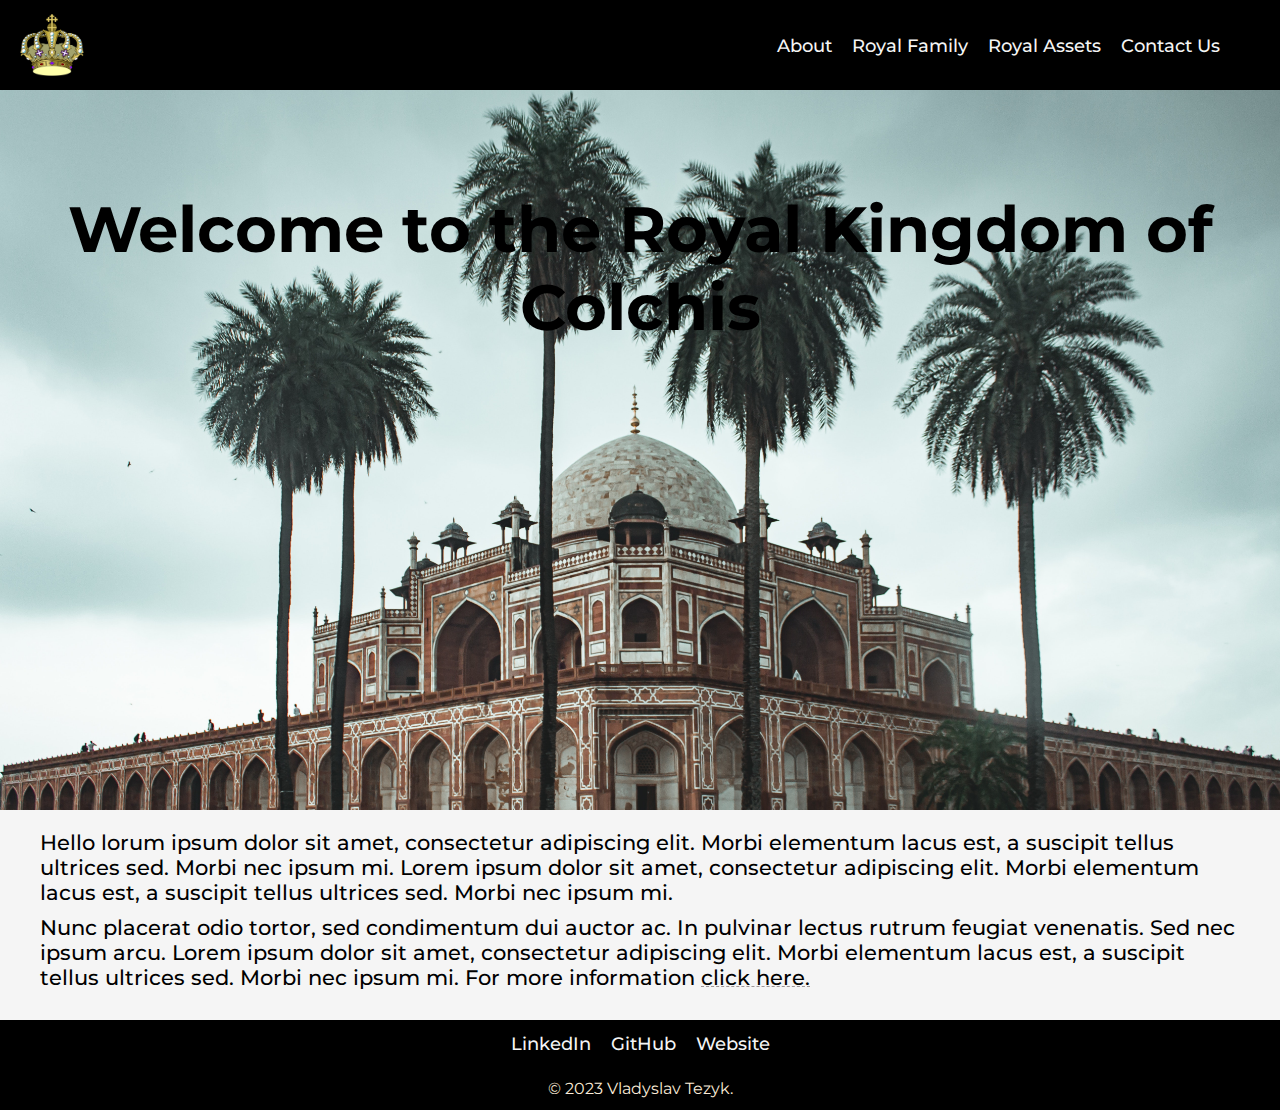
<file: index.html>
<!DOCTYPE html>
<html lang="en">
  <head>
    <meta charset="utf-8"/>
    <meta name="viewport" content="width=device-width"/>
    <title>Web Development Tech Challenge</title>
    <link href="style.css" rel="stylesheet" type="text/css"/>
    <link
      rel="icon"
      type="image/png"
      sizes="16x16"
      href="/assets/favicon-16x16.png"
    />
    <link rel="preconnect" href="https://fonts.googleapis.com"/>
    <link rel="preconnect" href="https://fonts.gstatic.com" crossorigin />
    <link
      href="https://fonts.googleapis.com/css2?family=Montserrat:wght@300;700&display=swap"
      rel="stylesheet"
    />
    <link
      href="https://fonts.googleapis.com/css2?family=Montserrat:ital,wght@0,300;0,700;1,300&display=swap"
      rel="stylesheet"
    />
  </head>
  <body>
 
    <!-- Navigation Section-->

    <nav> 
      <div class="nav-icon">
        <a href="#" class="nav-icon">
        <img
        src="assets/crown-logo.png"
        alt="Royal crown"
        /> </a>
      </div> 
      <ul>
        <li><a class="active" href="index.html"> About </a></li>  
        <li><a class="" href="family.html"> Royal Family </a></li>  
        <li><a class="" href="assets.html"> Royal Assets </a></li>  
        <li><a class="" href="contact.html"> Contact Us </a></li>  
      </ul>      
    </nav>

   <!--Welcome section : welcome message and some photos of palace Version 1.0-->

    <section id="welcome">  
      <div class="bcg-welcome">
        <h1 id="welcome-header">Welcome to the Royal Kingdom of Colchis</h1>  
      </div>
      <div class="about">
        <p class="info">
        Hello lorum ipsum dolor sit amet, consectetur adipiscing elit. Morbi elementum
        lacus est, a suscipit tellus ultrices sed. Morbi nec ipsum mi.
        Lorem ipsum dolor sit amet, consectetur adipiscing elit. Morbi elementum
        lacus est, a suscipit tellus ultrices sed. Morbi nec ipsum mi.
        </p>
        <p class="info">
        Nunc placerat odio tortor, sed condimentum dui auctor ac. In pulvinar lectus rutrum
        feugiat venenatis. Sed nec ipsum arcu. Lorem ipsum dolor sit amet, consectetur adipiscing elit. Morbi elementum
        lacus est, a suscipit tellus ultrices sed. Morbi nec ipsum mi. For more information <a class="more-info" target="_blank" href="https://fr.wikipedia.org/wiki/Colchide"> click here.</a> 
        </p>
      </div>
    </section>

    <!--Footer section-->
    
    <footer class="footer">
      <ul class="footer-link">
        <li>
          <a href="https://www.linkedin.com/in/vladtezyk/">LinkedIn</a>
        </li>
        <li>
          <a href="https://github.com/">GitHub</a>
        </li>
        <li>
          <a href="https://www.wildcodeschool.com/fr-fr/">Website</a>
        </li>
      </ul>
      <p>© 2023 Vladyslav Tezyk.</p>
    </footer>

    <!-- Javascript file -->
    
    <script src="script.js"></script>
  </body>
</html>
</file>
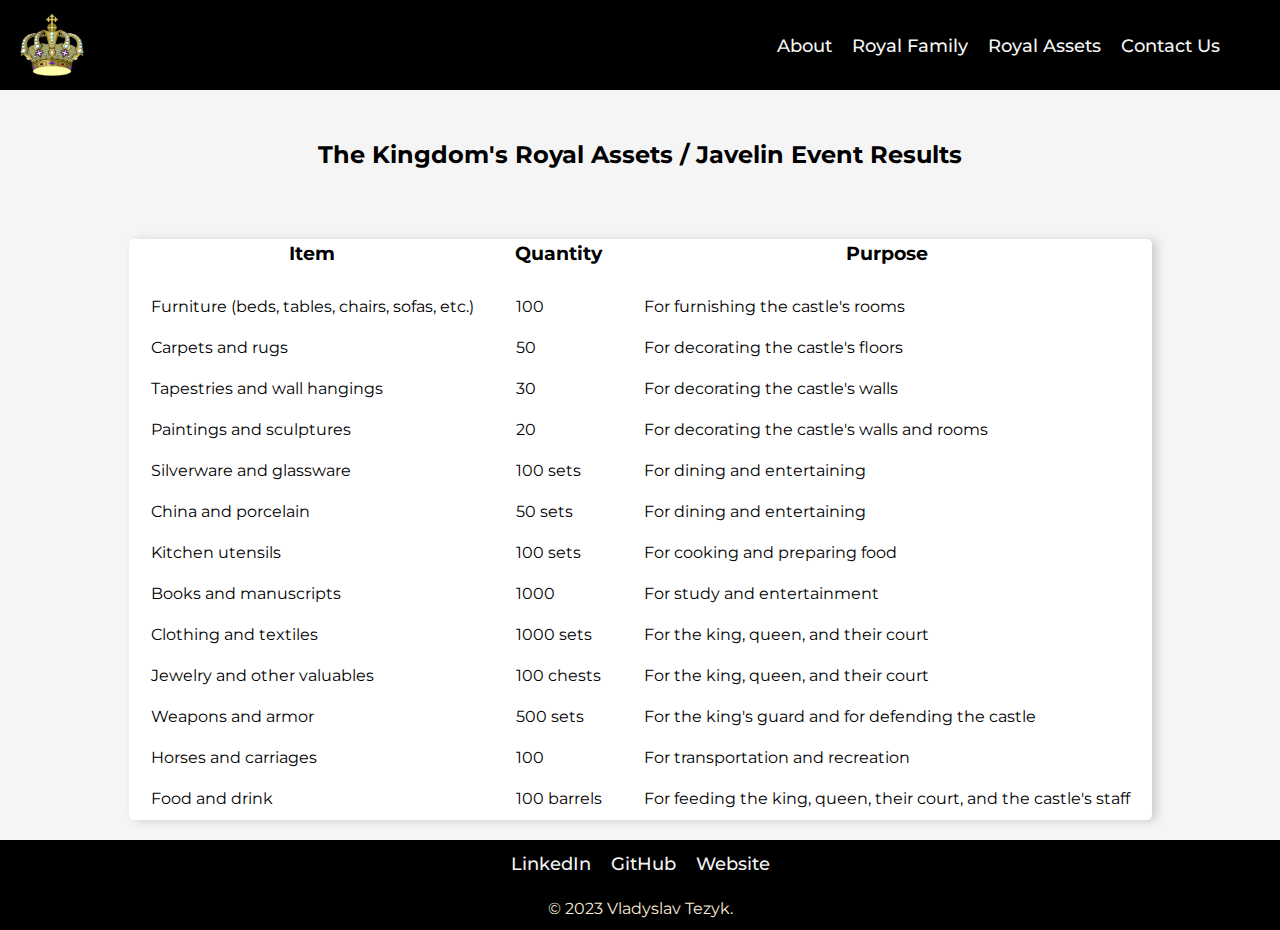
<file: assets.html>
<!DOCTYPE html>
<html lang="en">
  <head>
    <meta charset="utf-8"/>
    <meta name="viewport" content="width=device-width"/>
    <title>Web Development Tech Challenge</title>
    <link href="style.css" rel="stylesheet" type="text/css"/>
    <link
      rel="icon"
      type="image/png"
      sizes="16x16"
      href="/assets/favicon-16x16.png"
    />
    <link rel="preconnect" href="https://fonts.googleapis.com"/>
    <link rel="preconnect" href="https://fonts.gstatic.com" crossorigin />
    <link
      href="https://fonts.googleapis.com/css2?family=Montserrat:wght@300;700&display=swap"
      rel="stylesheet"
    />
    <link
      href="https://fonts.googleapis.com/css2?family=Montserrat:ital,wght@0,300;0,700;1,300&display=swap"
      rel="stylesheet"
    />
  </head>
  <body>
        
    <!-- Navigation Section-->
  
    <nav> 
      <div class="nav-icon">
        <a href="./index.html" class="nav-icon">
        <img
        src="assets/crown-logo.png"
        alt="Royal crown"
        /> </a>
      </div> 
      <ul>
        <li><a class="active" href="index.html"> About </a></li>  
        <li><a class="" href="family.html"> Royal Family </a></li>  
        <li><a class="" href="assets.html"> Royal Assets </a></li>  
        <li><a class="" href="contact.html"> Contact Us </a></li>  
      </ul>      
    </nav>
    
    <!-- Add this to a seperate page, e.g. assets.html
			Kingdom's Royal Assets or Sporting Results table -->
    <section class="assets">
      <h2>The Kingdom's Royal Assets / Javelin Event Results</h2>
      <table id="inventory">
        <thead>
          <tr>
            <th>Item</th>
            <th>Quantity</th>
            <th>Purpose</th>
          </tr>
        </thead>
        <tbody>
          <tr>
            <td>Furniture (beds, tables, chairs, sofas, etc.)</td>
            <td>100</td>
            <td>For furnishing the castle's rooms</td>
          </tr>
          <tr>
            <td>Carpets and rugs</td>
            <td>50</td>
            <td>For decorating the castle's floors</td>
          </tr>
          <tr>
            <td>Tapestries and wall hangings</td>
            <td>30</td>
            <td>For decorating the castle's walls</td>
          </tr>
          <tr>
            <td>Paintings and sculptures</td>
            <td>20</td>
            <td>For decorating the castle's walls and rooms</td>
          </tr>
          <tr>
            <td>Silverware and glassware</td>
            <td>100 sets</td>
            <td>For dining and entertaining</td>
          </tr>
          <tr>
            <td>China and porcelain</td>
            <td>50 sets</td>
            <td>For dining and entertaining</td>
          </tr>
          <tr>
            <td>Kitchen utensils</td>
            <td>100 sets</td>
            <td>For cooking and preparing food</td>
          </tr>
          <tr>
            <td>Books and manuscripts</td>
            <td>1000</td>
            <td>For study and entertainment</td>
          </tr>
          <tr>
            <td>Clothing and textiles</td>
            <td>1000 sets</td>
            <td>For the king, queen, and their court</td>
          </tr>
          <tr>
            <td>Jewelry and other valuables</td>
            <td>100 chests</td>
            <td>For the king, queen, and their court</td>
          </tr>
          <tr>
            <td>Weapons and armor</td>
            <td>500 sets</td>
            <td>For the king's guard and for defending the castle</td>
          </tr>
          <tr>
            <td>Horses and carriages</td>
            <td>100</td>
            <td>For transportation and recreation</td>
          </tr>
          <tr>
            <td>Food and drink</td>
            <td>100 barrels</td>
            <td>For feeding the king, queen, their court, and the castle's staff</td>
          </tr>
        </tbody>
      </table>
    </section>
    <footer class="footer">
      <ul class="footer-link">
        <li>
          <a href="https://www.linkedin.com/in/vladtezyk/">LinkedIn</a>
        </li>
        <li>
          <a href="https://github.com/">GitHub</a>
        </li>
        <li>
          <a href="https://www.wildcodeschool.com/fr-fr/">Website</a>
        </li>
      </ul>
      <p>© 2023 Vladyslav Tezyk.</p>
    </footer>

    <!-- Connect the Javascript file -->
    <script src="script.js"></script>
  </body>
</html>
</file>
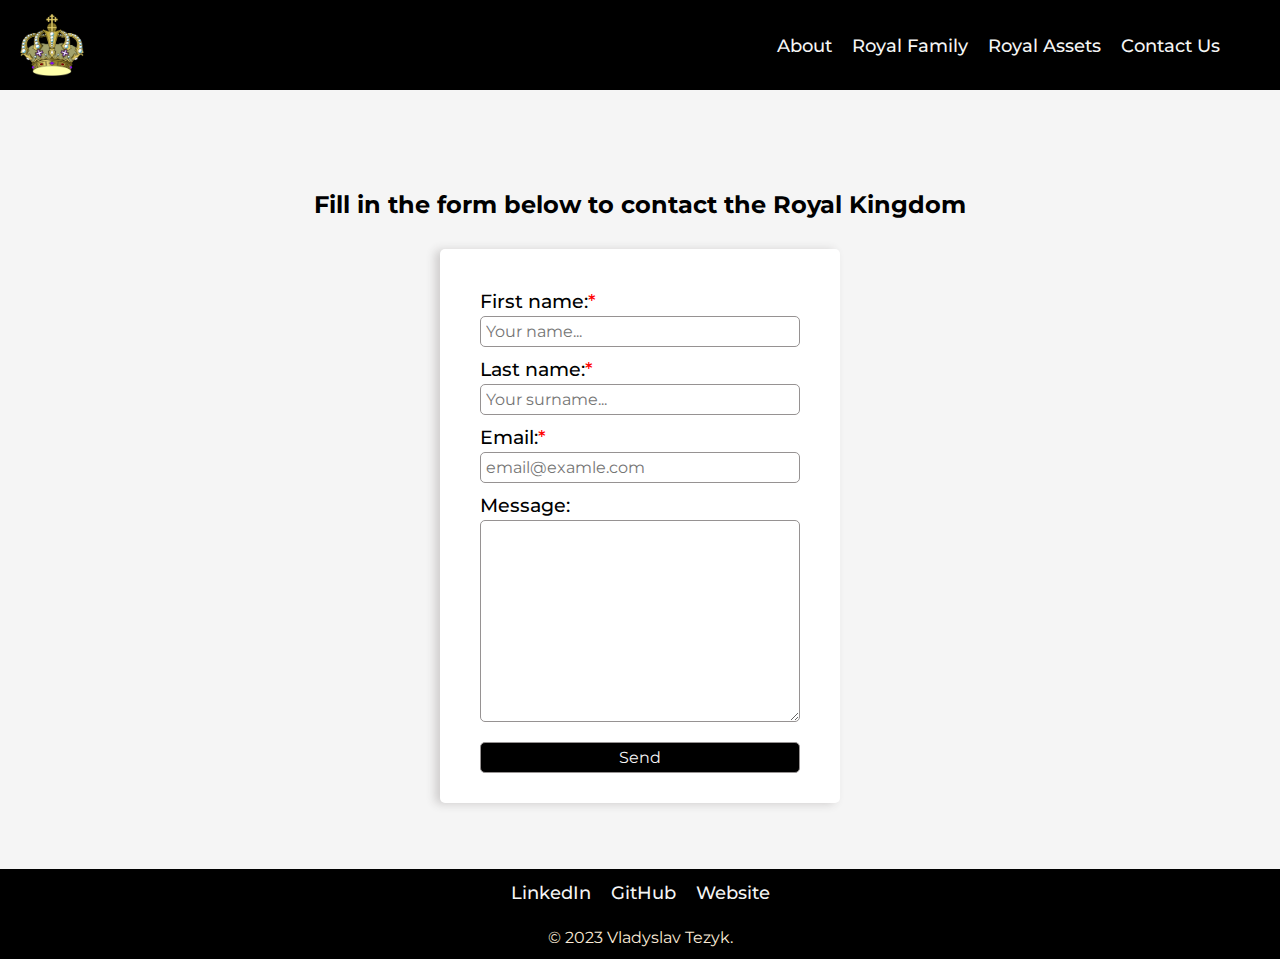
<file: contact.html>
<!DOCTYPE html>
<html lang="en">
  <head>
    <meta charset="utf-8"/>
    <meta name="viewport" content="width=device-width"/>
    <title>Web Development Tech Challenge</title>
    <link href="style.css" rel="stylesheet" type="text/css"/>
    <link
      rel="icon"
      type="image/png"
      sizes="16x16"
      href="/assets/favicon-16x16.png"
    />
    <link rel="preconnect" href="https://fonts.googleapis.com"/>
    <link rel="preconnect" href="https://fonts.gstatic.com" crossorigin />
    <link
      href="https://fonts.googleapis.com/css2?family=Montserrat:wght@300;700&display=swap"
      rel="stylesheet"
    />
    <link
      href="https://fonts.googleapis.com/css2?family=Montserrat:ital,wght@0,300;0,700;1,300&display=swap"
      rel="stylesheet"
    />
  </head>
  <body>
    <!-- Navigation Section-->

    <nav>
      <div class="nav-icon">
        <a href="./index.html" class="nav-icon">
          <img src="assets/crown-logo.png" alt="Royal crown" />
        </a>
      </div>
      <ul>
        <li><a class="active" href="index.html"> About </a></li>
        <li><a class="" href="family.html"> Royal Family </a></li>
        <li><a class="" href="assets.html"> Royal Assets </a></li>
        <li><a class="" href="contact.html"> Contact Us </a></li>
      </ul>
    </nav>

    <!-- Contact the Royal Kingdom -->
    <p class="form-header">
      Fill in the form below to contact the Royal Kingdom
    </p>
    <div class="contact-layout">
      <form id="contact-form">
        <label for="fname"> First name:<span class="required-label">*</span></label><br />
        <input type="text" id="fname" name="name" placeholder="Your name..." /><br />

        <label for="lname"> Last name:<span class="required-label">*</span> </label><br />
        <input type="text" id="lname" name="name" placeholder="Your surname..." /><br />

        <label for="email"> Email:<span class="required-label">*</span> </label><br />
        <input type="text" id="email" name="email" placeholder="email@examle.com" /><br />

        <label for="message"> Message: </label><br />
        <textarea
          name="message"
          id="message"
          placeholder="Your message..."
          cols="30"
          rows="10"
        >
        </textarea><br />
        <input type="submit" id="submit" value="Send" />
      </form>

      <!--footer section-->

      <footer class="footer">
        <ul class="footer-link">
          <li>
            <a href="https://www.linkedin.com/in/vladtezyk/">LinkedIn</a>
          </li>
          <li>
            <a href="https://github.com/">GitHub</a>
          </li>
          <li>
            <a href="https://www.wildcodeschool.com/fr-fr/">Website</a>
          </li>
        </ul>
        <p>© 2023 Vladyslav Tezyk.</p>
      </footer>
    </div>
    <!-- Connect the Javascript file -->
    <script src="script.js"></script>
  </body>
</html>
</file>
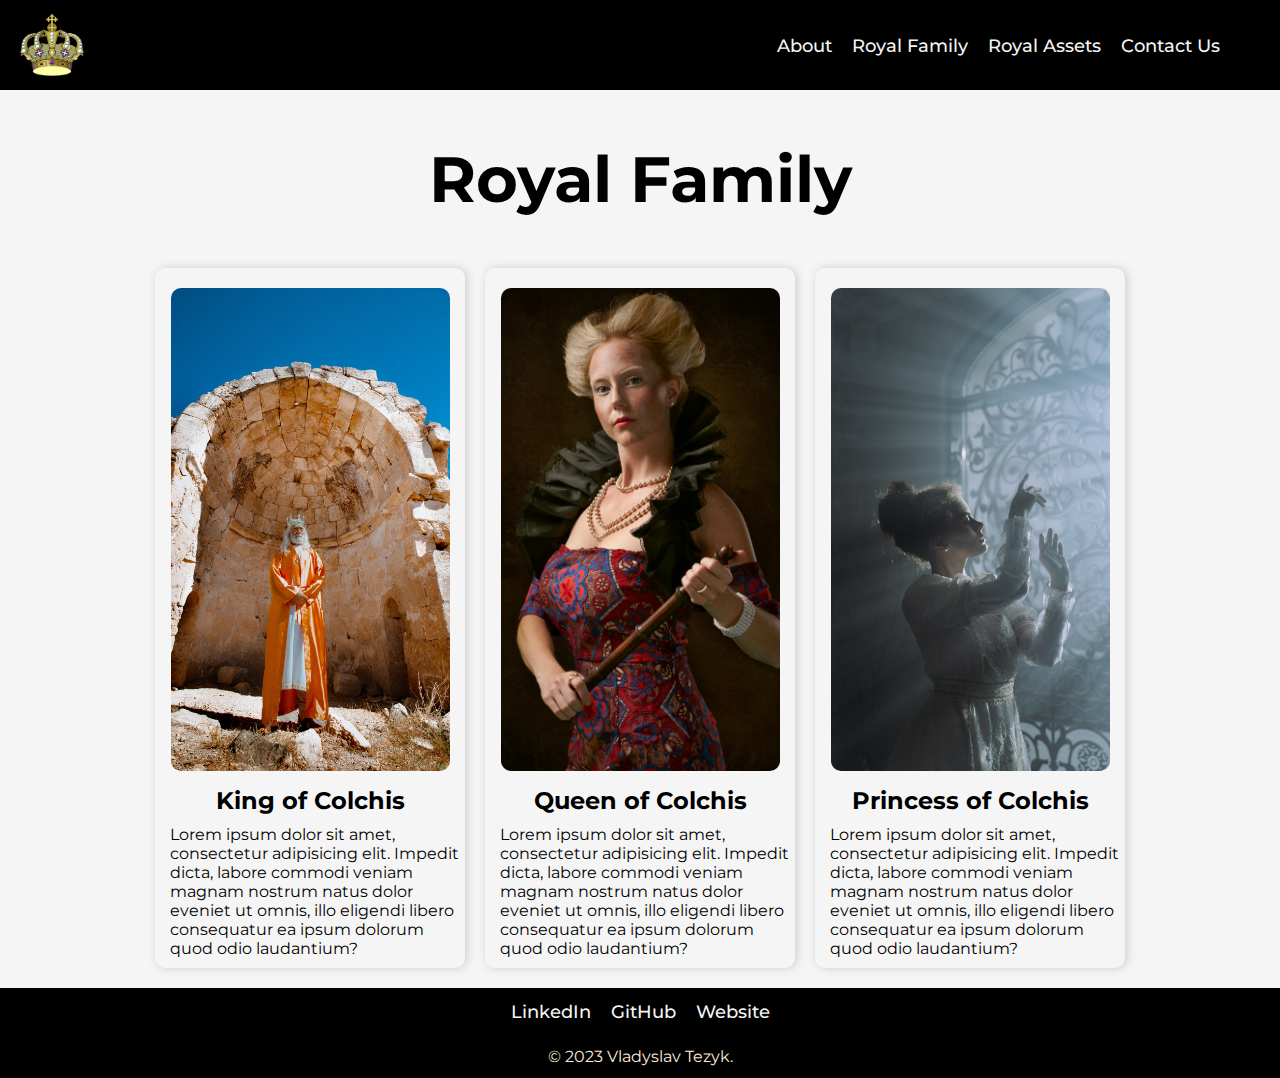
<file: family.html>
<!DOCTYPE html>
<html lang="en">
  <head>
    <meta charset="utf-8"/>
    <meta name="viewport" content="width=device-width"/>
    <title>Web Development Tech Challenge</title>
    <link href="style.css" rel="stylesheet" type="text/css"/>
    <link
      rel="icon"
      type="image/png"
      sizes="16x16"
      href="assets/favicon-16x16.png"
    />
    <link rel="preconnect" href="https://fonts.googleapis.com"/>
    <link rel="preconnect" href="https://fonts.gstatic.com" crossorigin />
    <link
      href="https://fonts.googleapis.com/css2?family=Montserrat:wght@300;700&display=swap"
      rel="stylesheet"
    />
    <link
      href="https://fonts.googleapis.com/css2?family=Montserrat:ital,wght@0,300;0,700;1,300&display=swap"
      rel="stylesheet"
    />
  </head>
  <body>
    <!-- Navigation Section-->

    <nav>
      <div class="nav-icon">
        <a href="index.html" class="nav-icon">
          <img src="assets/crown-logo.png" alt="Royal crown" />
        </a>
      </div>
      <ul>
        <li><a class="active" href="index.html"> About </a></li>
        <li><a class="" href="family.html"> Royal Family </a></li>
        <li><a class="" href="assets.html"> Royal Assets </a></li>
        <li><a class="" href="contact.html"> Contact Us </a></li>
      </ul>
    </nav>

    <!-- Add this to a seperate page, e.g. royal-family.html
			Images and text aligned next to each other -->
    <section id="family">
      <h1>Royal Family</h1>
      <div class="card-family">
        <div class="card">
          <img src="assets/king.jpg" alt="King" />
          <h2>King of Colchis</h2>
          <p>
            Lorem ipsum dolor sit amet, consectetur adipisicing elit. Impedit
            dicta, labore commodi veniam magnam nostrum natus dolor eveniet ut
            omnis, illo eligendi libero consequatur ea ipsum dolorum quod odio
            laudantium?
          </p>
        </div>
        <div class="card">
          <img src="assets/queen.jpg" alt="Queen" />
          <h2>Queen of Colchis</h2>
          <p>
            Lorem ipsum dolor sit amet, consectetur adipisicing elit. Impedit
            dicta, labore commodi veniam magnam nostrum natus dolor eveniet ut
            omnis, illo eligendi libero consequatur ea ipsum dolorum quod odio
            laudantium?
          </p>
        </div>
        <div class="card">
          <img src="assets/princess.jpg" alt="princess" />
          <h2>Princess of Colchis</h2>
          <p>
            Lorem ipsum dolor sit amet, consectetur adipisicing elit. Impedit
            dicta, labore commodi veniam magnam nostrum natus dolor eveniet ut
            omnis, illo eligendi libero consequatur ea ipsum dolorum quod odio
            laudantium?
          </p>
        </div>
      </div>
    </section>

    <!--footer section-->

    <footer class="footer">
      <ul class="footer-link">
        <li>
          <a href="https://www.linkedin.com/in/vladtezyk/">LinkedIn</a>
        </li>
        <li>
          <a href="https://github.com/">GitHub</a>
        </li>
        <li>
          <a href="https://www.wildcodeschool.com/fr-fr/">Website</a>
        </li>
      </ul>
      <p>© 2023 Vladyslav Tezyk.</p>
    </footer>

    <!-- Connect the Javascript file -->
    <script src="script.js"></script>
  </body>
</html>
</file>
<file: style.css>
* {
  margin: 0;
  padding: 0;
  text-decoration: none;
  list-style: none;
  box-sizing: border-box;
  font-family: "Montserrat";
}
h1 {
  font-size: 4rem;
  text-align: center;
  color: black;
  margin-top: 20px;
}
h2 {
  font-size: 1.5rem;
  text-align: center;
  color: black;
}
a {
  font-size: 1.1rem;
  color: whitesmoke;
}

nav {
  width: 100%;
  height: 10vh;
  background-color: black;
  display: flex;
  justify-content: space-between;
  align-items: center;
}
.nav-icon {
  display: flex;
  flex-direction: column;
  justify-items: center;
  align-items: center;
  margin-left: 10px;
}
.nav-icon img {
  width: 4rem;
  margin-top: 0.5rem;
  margin-bottom: 0.5rem;
}
nav ul {
  display: flex;
  flex-direction: row;
  margin-right: 50px;
}
ul li a {
  margin: 0 10px;
  font-weight: 500;
  display: block;
  text-align: center;
}

/*MAIN STYLING*/

section#welcome {
  width: 100%;
  min-height: 80vh;
  display: flex;
  flex-direction: column;
}
#welcome .bcg-welcome {
  background-image: url(./assets/palace-exterior.jpg);
  background-size: cover;
  height: 80vh;
}
#welcome-header {
  margin-top: 100px;
}
.about {
  background-color: whitesmoke;
  padding: 20px 40px 20px 40px;
}
.info, .more-info {
  font-size: 1.3rem;
  font-weight: 500;
  color: black;
  margin-bottom: 10px;
}
.more-info{
  text-decoration: underline dashed 1px rgb(159, 151, 151);
}

/*FOOTER STYLYING*/

footer {
  width: 100%;
  min-height: 10vh;
  background-color: black;
  color: antiquewhite;
  display: flex;
  flex-direction: column;
  justify-content: space-around;
  align-items: center;
}

footer ul {
  display: flex;
  justify-content: space-between;
}

/* PAGE ROYAL FAMILY */

section#family {
  width: 100%;
  min-height: 80vh;
  background-color: whitesmoke;
  display: flex;
  flex-direction: column;
  align-items: center;
}
#family h1 {
  margin-top: 50px;
  margin-bottom: 50px;
}
.card-family {
  display: flex;
  justify-content: center;
  margin-left: 20px;
  margin-right: 20px;
  gap: 20px;
}
.card {
  height: 700px;
  width: 310px;
  display: flex;
  flex-direction: column;
  align-items: center;
  margin-bottom: 20px;
  padding-bottom: 10px;
  box-shadow: 2px 0px 10px rgb(207, 205, 205);
  border-radius: 10px;
}
/* .card:hover{
  box-shadow: 2px 0px 10px rgb(150, 146, 146);
  border-radius: 3px;
  transform: translatey(-2%);
} */
.card img {
  width: 90%;
  height: 70%;
  object-fit: cover;
  margin-top: 20px;
  border-radius: 10px;
}
.card h2 {
  margin-top: 15px;
  margin-bottom: 10px;
}
.card p {
  margin-left: 15px;
}

/*INVENTORY PAGE*/

.assets {
  width: 100%;
  min-height: 80vh;
  background-color: whitesmoke;
  display: flex;
  flex-direction: column;
  align-items: center;
}
.assets h2 {
  margin: 50px 0;
}
#inventory {
  background-color: white;
  margin: 20px 20px;
  box-shadow: 5px 1px 10px rgb(207, 205, 205);
  border-radius: 5px;
}

#inventory thead th {
  padding-bottom: 20px;
  font-size: 1.2rem;
  text-align: center;
}
#inventory tbody td {
  padding: 10px 20px;
}

/* CONTACT FORM */

.form-header {
  background-color: whitesmoke;
  text-align: center;
  padding: 100px 0 20px 0;
  font-size: 1.5rem;
  font-weight: 700;
}
.contact-layout {
  min-height: 80vh;
  background-color: whitesmoke;
  display: flex;
  flex-direction: column;
  justify-content: space-between;
  align-items: center;
}
#contact-form {
  width: 400px;
  margin: 10px auto 20px;
  padding: 40px 40px 20px 40px;
  box-shadow: -5px 1px 10px rgb(207, 205, 205);
  background-color: white;
  border-radius: 5px;
  display: flex;
  flex-direction: column;
}
#contact-form br {
  display: none;
}
#contact-form label {
  font-size: 1.2rem;
  font-weight: 500;
  margin-bottom: 3px;
}
#contact-form .required-label {
  color: red;
}
#contact-form input {
  font-size: 1rem;
  margin-bottom: 10px;
  padding: 5px;
  border: 1px solid rgb(150, 146, 146);
  border-radius: 5px;
}
#contact-form textarea {
  font-size: 1rem;
  margin-bottom: 10px;
  padding: 5px;
  border: 1px solid rgb(150, 146, 146);
  border-radius: 5px;
}
#submit {
  margin-top: 10px;
  padding: 5px;
  border: none;
  border-radius: 5px;
  background-color: black;
  color: whitesmoke;
  font-size: 1.1rem;
}
#submit:hover {
  background-color: rgb(226, 224, 220);
  border: none;
  color: black;
}

/*RESPONSIVE*/

@media (max-width: 768px) {
  nav {
    width: 100%;
    height: 100%;
    flex-wrap: wrap;
    align-self: baseline;
    justify-content: center;
  }
  .nav-icon {
    margin: 0;
  }
  nav ul {
    margin: 0 0 10px 0;
  }
  footer {
    min-height: 15vh; 
    justify-content: center;
  }
  footer p {
    padding-top: 10px;
  }
  .card-family {
    flex-wrap: wrap;
    margin-bottom: 0;
  }
  #contact-form {
    width: 310px;
  }
  #inventory {
    margin: 20px 10px;
  }
  #inventory > th,
  td {
    font-size: 0.6rem;
  }
}
</file>
